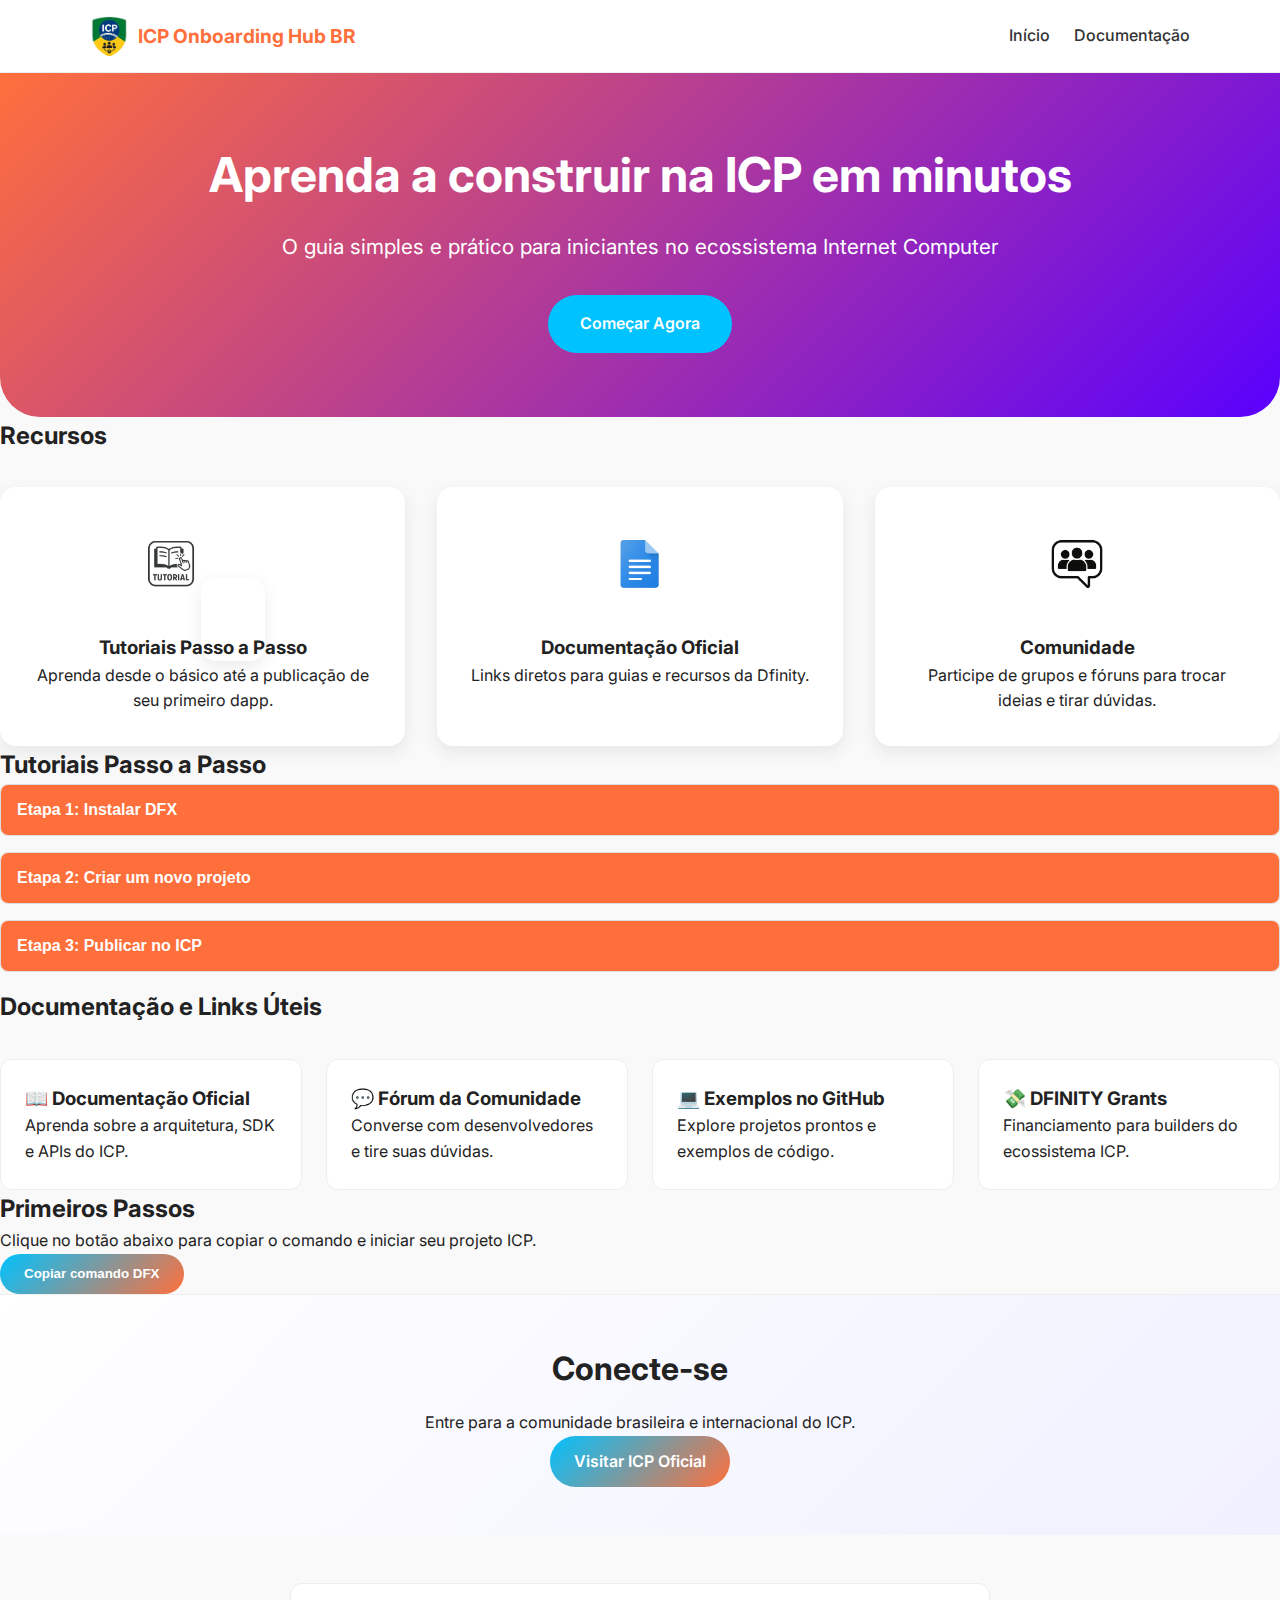
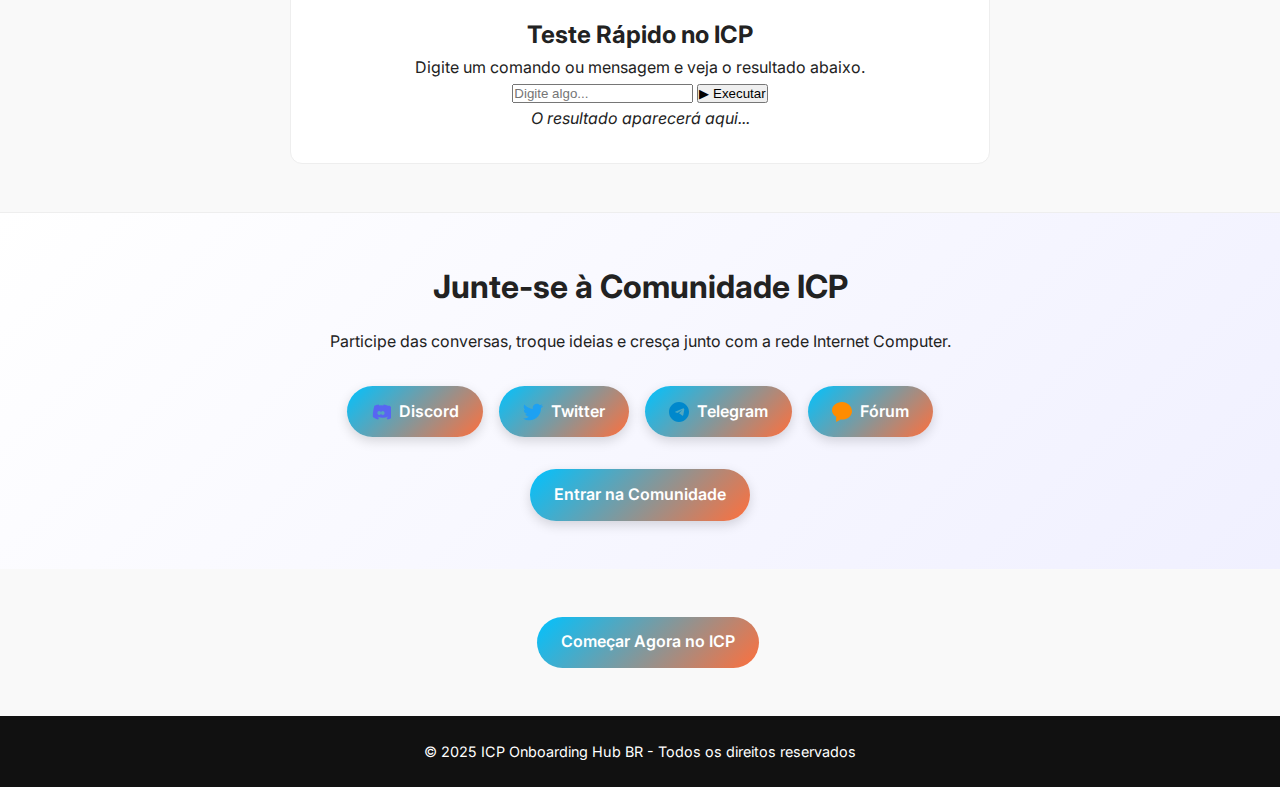
<file: index.html>
<!DOCTYPE html>
<html lang="pt-BR">
<head>
  <meta charset="UTF-8">
  <meta name="viewport" content="width=device-width, initial-scale=1.0">
  <title>ICP Onboarding Hub BR</title>
  <link rel="stylesheet" href="style.css">
  <script src="script.js" defer></script>

</head>
<body>
  
  <!-- Header -->
 <header class="site-header">
  <div class="container header-inner">
    <a class="logo" href="index.html">
      <img src="assets/logo.png" alt="Logo ICP" style="height:40px;">
      ICP Onboarding Hub BR
    </a>

    <nav>
      <ul class="menu">
        <li><a href="index.html">Início</a></li>
        
        <li><a href="documentacao.html">Documentação</a></li>
      </ul>
    </nav>
  </div>
</header>


  <!-- Hero Section -->
  <section id="inicio" class="hero">
    <h1>Aprenda a construir na ICP em minutos</h1>
    <p>O guia simples e prático para iniciantes no ecossistema Internet Computer</p>
    <a href="#tutoriais" class="btn">Começar Agora</a>
  </section>

  <!-- Recursos -->
  <section id="tutoriais" class="recursos">
    <h2>Recursos</h2>
    <div class="cards">
      <div class="card">
        <img src="assets/tutorial-icon.png" alt="Tutoriais"width="30" height="30">
        <a href="tutoriais.html" class="card"></a>
        <h3>Tutoriais Passo a Passo</h3>
        <p>Aprenda desde o básico até a publicação de seu primeiro dapp.</p>

      </div>
      <div class="card">
        <img src="assets/docs-icon.png" alt="Documentação"wwidth="30" height="30">
        <h3>Documentação Oficial</h3>
        <p>Links diretos para guias e recursos da Dfinity.</p>
      </div>
      <div class="card">
        <img src="assets/community-icon.png" alt="Comunidade"width="30" height="30">
        <h3>Comunidade</h3>
        <p>Participe de grupos e fóruns para trocar ideias e tirar dúvidas.</p>
      </div>
    </div>
  </section>

<script src="script.js" defer></script>

<section class="tutoriais">
  <h2> Tutoriais Passo a Passo</h2>

  <div class="acordeao">
    <button class="acordeao-titulo">Etapa 1: Instalar DFX</button>
    <div class="acordeao-conteudo">
      <a href="tutoriais.html#primeiros-passos" class="btn">Etapa 1</a>
      <p>Execute o comando abaixo para instalar o DFX no seu computador:</p>
      <code>sh -ci "$(curl -fsSL https://internetcomputer.org/install.sh)"</code>
      <button class="btn-copiar" data-comando='sh -ci "$(curl -fsSL https://internetcomputer.org/install.sh)"'>📋 Copiar comando</button>
    </div>
  </div>

  <div class="acordeao">
    <button class="acordeao-titulo">Etapa 2: Criar um novo projeto</button>
    <div class="acordeao-conteudo">
      <a href="tutoriais.html#criar-projeto" class="btn">Etapa 2</a>
      <p>Use este comando para criar um novo projeto no ICP:</p>
      <code>dfx new meu_projeto</code>
      <button class="btn-copiar" data-comando="dfx new meu_projeto">📋 Copiar comando</button>
    </div>
  </div>

  <div class="acordeao">
    <button class="acordeao-titulo">Etapa 3: Publicar no ICP</button>
    <div class="acordeao-conteudo">
      <a href="tutoriais.html#publicar-icp" class="btn">Etapa 3</a>
      <p>Após criar seu projeto, use este comando para publicar:</p>
      <code>dfx deploy</code>
      <button class="btn-copiar" data-comando="dfx deploy">📋 Copiar comando</button>
    </div>
  </div>
</section>

<section class="documentacao">
  <h2> Documentação e Links Úteis</h2>
  <div class="cards-docs">
    <a href="https://internetcomputer.org/docs/current/home" target="_blank" class="card-doc">
      <h3>📖 Documentação Oficial</h3>
      <p>Aprenda sobre a arquitetura, SDK e APIs do ICP.</p>
    </a>
    <a href="https://forum.dfinity.org/" target="_blank" class="card-doc">
      <h3>💬 Fórum da Comunidade</h3>
      <p>Converse com desenvolvedores e tire suas dúvidas.</p>
    </a>
    <a href="https://github.com/dfinity/examples" target="_blank" class="card-doc">
      <h3>💻 Exemplos no GitHub</h3>
      <p>Explore projetos prontos e exemplos de código.</p>
    </a>
    <a href="https://dfinity.org/grants" target="_blank" class="card-doc">
  <h3>💸 DFINITY Grants</h3>
  <p>Financiamento para builders do ecossistema ICP.</p>
  </a>

  </div>
</section>

<section class="tutorial">
  <h2>Primeiros Passos</h2>
  <p>Clique no botão abaixo para copiar o comando e iniciar seu projeto ICP.</p>
  <button class="btn-copiar" data-comando='sh -ci "$(curl -fsSL https://internetcomputer.org/install.sh)"'>
     Copiar comando DFX
  </button>
</section>

<!-- O script fica no final do body -->
<script src="script.js"></script>


  <!-- Comunidade -->
  <section id="comunidade" class="comunidade">
    <h2>Conecte-se</h2>
    <p>Entre para a comunidade brasileira e internacional do ICP.</p>
    <a href="https://dfinity.org/" target="_blank" class="btn">Visitar ICP Oficial</a>
  </section>
  <!-- (simulação) -->
<section class="playground">
  <h2> Teste Rápido no ICP</h2>
  <p>Digite um comando ou mensagem e veja o resultado abaixo.</p>

  <input type="text" id="entrada-playground" placeholder="Digite algo...">
  <button id="executar-playground">▶ Executar</button>

  <div id="saida-playground" class="saida">
    <em>O resultado aparecerá aqui...</em>
  </div>
</section>

<section class="comunidade">
  <h2>Junte-se à Comunidade ICP</h2>
  <p>Participe das conversas, troque ideias e cresça junto com a rede Internet Computer.</p>
  
  <div class="links-comunidade">
    <a href="https://discord.gg/ZpKXjKp" target="_blank" class="btn-comunidade">
      <svg xmlns="http://www.w3.org/2000/svg" width="20" height="20" fill="#5865F2" viewBox="0 0 24 24">
        <path d="M20.317 4.369a19.791 19.791 0 0 0-4.885-1.515.07.07 0 0 0-.073.035c-.211.375-.444.864-.608 1.249a17.153 17.153 0 0 0-5.082 0 12.43 12.43 0 0 0-.617-1.249.077.077 0 0 0-.073-.035 19.736 19.736 0 0 0-4.885 1.515.064.064 0 0 0-.03.025C2.82 9.045 1.958 13.58 2.28 18.061a.082.082 0 0 0 .031.057 19.9 19.9 0 0 0 5.993 3.031.077.077 0 0 0 .084-.027c.461-.63.873-1.295 1.226-1.994a.076.076 0 0 0-.041-.104 13.107 13.107 0 0 1-1.872-.892.077.077 0 0 1-.008-.128c.126-.094.252-.192.372-.291a.07.07 0 0 1 .073-.01c3.927 1.793 8.18 1.793 12.061 0a.07.07 0 0 1 .073.009c.12.099.246.198.373.292a.077.077 0 0 1-.007.128 12.64 12.64 0 0 1-1.873.891.077.077 0 0 0-.041.105c.36.699.772 1.363 1.225 1.993a.076.076 0 0 0 .084.028 19.876 19.876 0 0 0 6.002-3.03.077.077 0 0 0 .031-.056c.5-6.901-.838-11.403-3.548-13.667a.06.06 0 0 0-.031-.025ZM9.872 15.726c-1.182 0-2.157-1.085-2.157-2.419 0-1.333.955-2.419 2.157-2.419 1.212 0 2.177 1.095 2.157 2.419 0 1.334-.955 2.419-2.157 2.419Zm4.263 0c-1.182 0-2.157-1.085-2.157-2.419 0-1.333.955-2.419 2.157-2.419 1.212 0 2.177 1.095 2.157 2.419 0 1.334-.945 2.419-2.157 2.419Z"/>
      </svg>
      Discord
    </a>

    <a href="https://twitter.com/dfinity" target="_blank" class="btn-comunidade">
      <svg xmlns="http://www.w3.org/2000/svg" width="20" height="20" fill="#1DA1F2" viewBox="0 0 24 24">
        <path d="M23.953 4.57a10.004 10.004 0 0 1-2.825.775 4.932 4.932 0 0 0 2.165-2.723c-.95.555-2.005.96-3.127 1.184a4.92 4.92 0 0 0-8.384 4.482A13.978 13.978 0 0 1 1.671 3.149 4.822 4.822 0 0 0 3.195 9.86a4.902 4.902 0 0 1-2.229-.616v.06a4.926 4.926 0 0 0 3.946 4.827 4.996 4.996 0 0 1-2.224.084 4.93 4.93 0 0 0 4.604 3.417 9.868 9.868 0 0 1-6.102 2.104c-.396 0-.788-.023-1.175-.069a13.978 13.978 0 0 0 7.548 2.209c9.142 0 14.307-7.721 13.995-14.646a9.935 9.935 0 0 0 2.457-2.548Z"/>
      </svg>
      Twitter
    <!-- Telegram -->
<a href="https://t.me/Official_ICP" target="_blank" class="btn-comunidade">
  <svg xmlns="http://www.w3.org/2000/svg" width="20" height="20" fill="#0088cc" viewBox="0 0 24 24">
    <path d="M12 0C5.373 0 0 5.373 0 12c0 6.628 5.373 12 12 12s12-5.372 12-12c0-6.627-5.373-12-12-12zm5.64 7.905c.107-.004.216.02.312.073a.624.624 0 0 1 .318.49c.034.238.059.568.006.963-.182 1.354-.782 4.644-1.106 6.15-.137.624-.407.835-.668.858-.568.053-1-.375-1.55-.734-.865-.568-1.355-.922-2.191-1.478-.967-.639-.34-.991.214-1.559.147-.153 2.677-2.45 2.724-2.659.006-.027.012-.127-.047-.18-.06-.053-.148-.035-.212-.021-.091.021-1.541.978-4.353 2.854-.412.283-.782.421-1.112.414-.366-.008-1.073-.207-1.598-.379-.644-.21-1.155-.322-1.11-.68.023-.182.273-.369.751-.563 2.942-1.281 4.904-2.127 5.885-2.523 2.805-1.167 3.385-1.372 3.764-1.387z"/>
  </svg>
  Telegram
</a>


    <a href="https://forum.dfinity.org/" target="_blank" class="btn-comunidade">
      <svg xmlns="http://www.w3.org/2000/svg" width="20" height="20" fill="#ff8c00" viewBox="0 0 24 24">
        <path d="M12 0C5.37 0 0 4.48 0 10c0 3.14 1.94 5.96 5 7.74V24l5.37-3.1c.54.07 1.09.1 1.63.1 6.63 0 12-4.48 12-10S18.63 0 12 0Z"/>
      </svg>
      Fórum
    </a>
  </div>

  <a href="https://discord.gg/ZpKXjKp" target="_blank" class="botao-principal">
    Entrar na Comunidade
  </a>
</section>


<!-- Call to Action -->
<div class="cta-fixed">
  <a href="#comecar" class="cta-button"> </a>
  <a href="tutoriais.html#primeiros-passos" class="btn btn-fixed">Começar Agora no ICP</a>

</div>



  <!-- Footer -->
  <footer>
    <p>© 2025 ICP Onboarding Hub BR - Todos os direitos reservados</p>
    
  </footer>

  <script src="script.js"></script>
</body>
</html>
</file>
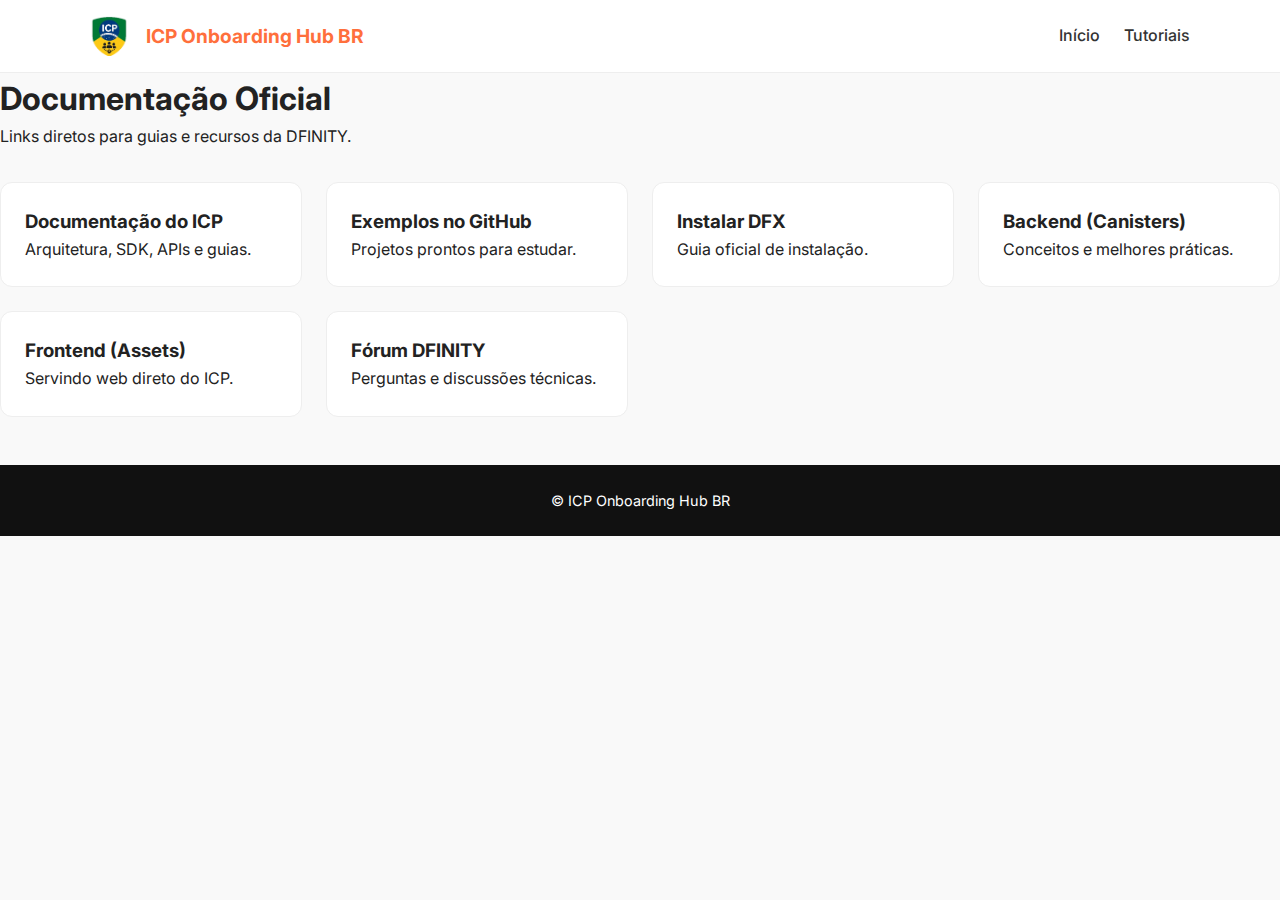
<file: documentacao.html>
<!DOCTYPE html>
<html lang="pt-BR">
<head>
  <meta charset="UTF-8" />
  <title>Documentação Oficial — ICP Hub BR</title>
  <meta name="viewport" content="width=device-width, initial-scale=1" />
  <link rel="stylesheet" href="style.css" />
  <script src="script.js" defer></script>

</head>
<body>
  <header class="site-header">
    <div class="container header-inner">
      <a class="logo" href="index.html">
      <img src="assets/logo.png" alt="Logo ICP" style="height:40px; vertical-align:middle; margin-right:8px;">
        ICP Onboarding Hub BR
       </a>

      <nav>
        <ul class="menu">
          <li><a href="index.html">Início</a></li>
          <li><a href="tutoriais.html">Tutoriais</a></li>
        </ul>
      </nav>
    </div>
  </header>

  <main class="container">
    <h1>Documentação Oficial</h1>
    <p class="lead">Links diretos para guias e recursos da DFINITY.</p>

    <div class="cards-docs">
      <a href="https://internetcomputer.org/docs/current/home" target="_blank" class="card-doc">
        <h3>Documentação do ICP</h3>
        <p>Arquitetura, SDK, APIs e guias.</p>
      </a>
      <a href="https://github.com/dfinity/examples" target="_blank" class="card-doc">
        <h3>Exemplos no GitHub</h3>
        <p>Projetos prontos para estudar.</p>
      </a>
      <a href="https://internetcomputer.org/docs/current/developer-docs/setup/install/" target="_blank" class="card-doc">
        <h3>Instalar DFX</h3>
        <p>Guia oficial de instalação.</p>
      </a>
      <a href="https://internetcomputer.org/docs/current/developer-docs/backend/overview/" target="_blank" class="card-doc">
        <h3>Backend (Canisters)</h3>
        <p>Conceitos e melhores práticas.</p>
      </a>
      <a href="https://internetcomputer.org/docs/current/developer-docs/frontend/overview/" target="_blank" class="card-doc">
        <h3>Frontend (Assets)</h3>
        <p>Servindo web direto do ICP.</p>
      </a>
      <a href="https://forum.dfinity.org/" target="_blank" class="card-doc">
        <h3>Fórum DFINITY</h3>
        <p>Perguntas e discussões técnicas.</p>
      </a>
    </div>
  </main>

  <footer class="site-footer">
    <div class="container">© ICP Onboarding Hub BR</div>
  </footer>
</body>
</html>
</file>
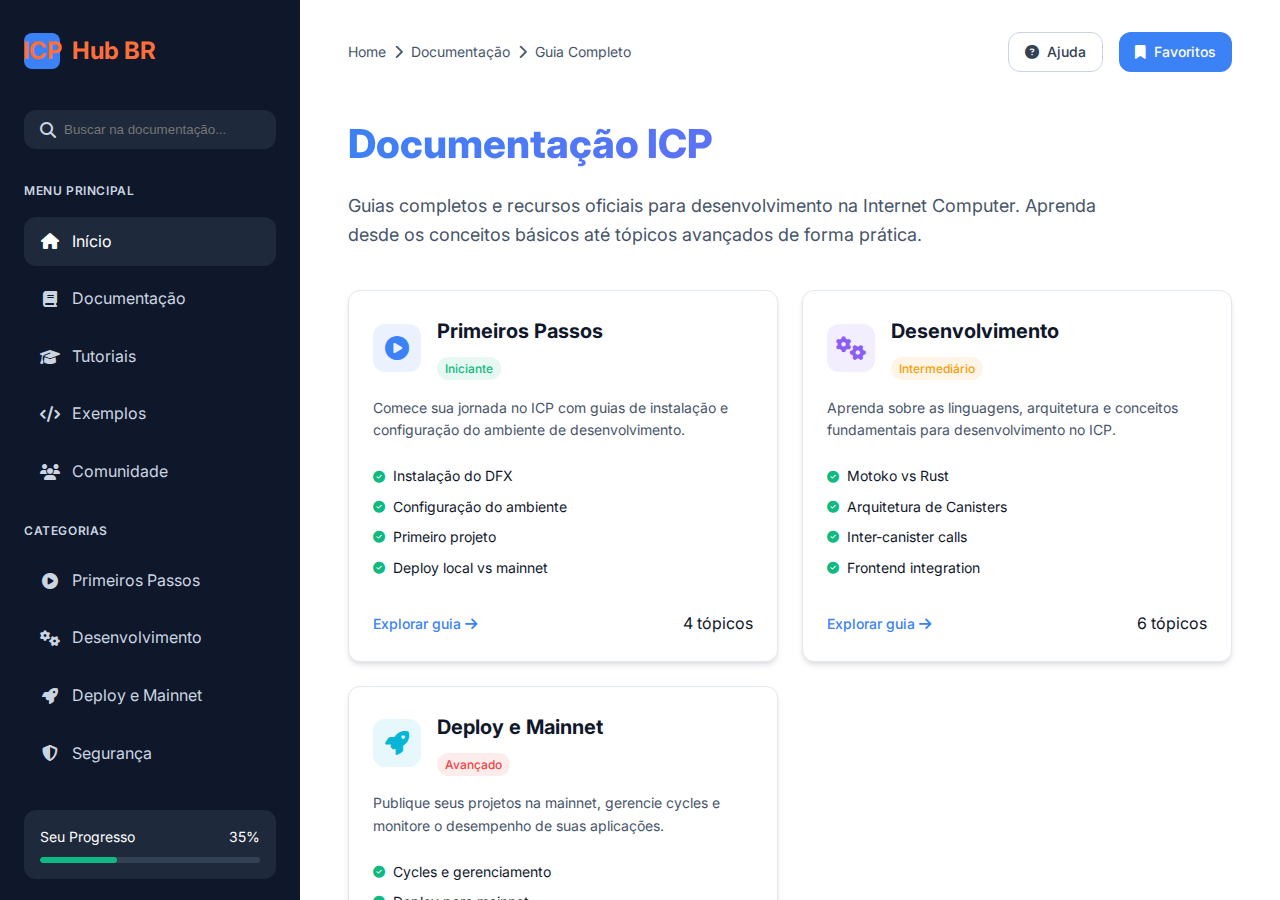
<file: DocumentaçãoRegionalAtualizado.html>
<!DOCTYPE html>
<html lang="pt-BR">
<head>
    <link rel="stylesheet" href="style.css">

    <meta charset="UTF-8">
    <meta name="viewport" content="width=device-width, initial-scale=1.0">
    <title>Documentação ICP - ICP Hub BR</title>
    <link rel="stylesheet" href="https://cdnjs.cloudflare.com/ajax/libs/font-awesome/6.4.0/css/all.min.css">
    <style>
        :root {
            --primary: #3B82F6;
            --primary-dark: #2563EB;
            --secondary: #8B5CF6;
            --accent: #06B6D4;
            --light: #F8FAFC;
            --dark: #0F172A;
            --gray-100: #F1F5F9;
            --gray-200: #E2E8F0;
            --gray-300: #CBD5E1;
            --gray-600: #475569;
            --gray-700: #334155;
            --gray-800: #1E293B;
            --success: #10B981;
            --warning: #F59E0B;
            --error: #EF4444;
            --border-radius: 12px;
            --shadow-sm: 0 1px 2px 0 rgba(0, 0, 0, 0.05);
            --shadow: 0 4px 6px -1px rgba(0, 0, 0, 0.1), 0 2px 4px -1px rgba(0, 0, 0, 0.06);
            --shadow-lg: 0 10px 15px -3px rgba(0, 0, 0, 0.1), 0 4px 6px -2px rgba(0, 0, 0, 0.05);
            --transition: all 0.3s ease;
        }

        * {
            margin: 0;
            padding: 0;
            box-sizing: border-box;
        }

        body {
            font-family: 'Inter', -apple-system, BlinkMacSystemFont, sans-serif;
            background: linear-gradient(135deg, #F8FAFC 0%, #F1F5F9 100%);
            color: var(--dark);
            line-height: 1.6;
            min-height: 100vh;
        }

        .container {
            display: grid;
            grid-template-columns: 300px 1fr;
            max-width: 1400px;
            margin: 0 auto;
            background: white;
            box-shadow: var(--shadow-lg);
            min-height: 100vh;
        }

        /* Sidebar Navigation */
        .sidebar {
            background: var(--dark);
            color: white;
            padding: 2rem 1.5rem;
            position: sticky;
            top: 0;
            height: 100vh;
            overflow-y: auto;
        }

        .logo {
            display: flex;
            align-items: center;
            gap: 0.75rem;
            margin-bottom: 2.5rem;
            font-weight: 700;
            font-size: 1.5rem;
        }

        .logo-icon {
            background: var(--primary);
            width: 36px;
            height: 36px;
            border-radius: 8px;
            display: flex;
            align-items: center;
            justify-content: center;
        }

        .search-box {
            position: relative;
            margin-bottom: 2rem;
        }

        .search-input {
            width: 100%;
            padding: 0.75rem 1rem 0.75rem 2.5rem;
            border-radius: var(--border-radius);
            border: none;
            background: var(--gray-800);
            color: white;
        }

        .search-icon {
            position: absolute;
            left: 1rem;
            top: 50%;
            transform: translateY(-50%);
            color: var(--gray-300);
        }

        .nav-title {
            text-transform: uppercase;
            font-size: 0.75rem;
            font-weight: 600;
            color: var(--gray-300);
            margin: 1.5rem 0 1rem;
            letter-spacing: 0.05em;
        }

        .nav-list {
            list-style: none;
        }

        .nav-item {
            margin-bottom: 0.5rem;
        }

        .nav-link {
            display: flex;
            align-items: center;
            padding: 0.75rem 1rem;
            color: var(--gray-300);
            text-decoration: none;
            border-radius: var(--border-radius);
            transition: var(--transition);
        }

        .nav-link:hover, .nav-link.active {
            background: var(--gray-800);
            color: white;
        }

        .nav-link i {
            margin-right: 0.75rem;
            width: 20px;
            text-align: center;
        }

        .progress-section {
            margin-top: 2rem;
            padding: 1rem;
            background: var(--gray-800);
            border-radius: var(--border-radius);
        }

        .progress-text {
            display: flex;
            justify-content: space-between;
            margin-bottom: 0.5rem;
            font-size: 0.875rem;
        }

        .progress-bar {
            height: 6px;
            background: var(--gray-700);
            border-radius: 3px;
            overflow: hidden;
        }

        .progress-fill {
            height: 100%;
            background: var(--success);
            width: 35%;
            border-radius: 3px;
        }

        /* Main Content */
        .main-content {
            padding: 2rem 3rem;
            overflow-y: auto;
            max-height: 100vh;
        }

        .header {
            display: flex;
            justify-content: space-between;
            align-items: center;
            margin-bottom: 2.5rem;
        }

        .breadcrumb {
            display: flex;
            align-items: center;
            gap: 0.5rem;
            color: var(--gray-600);
            font-size: 0.875rem;
        }

        .breadcrumb a {
            color: var(--gray-600);
            text-decoration: none;
        }

        .breadcrumb a:hover {
            color: var(--primary);
        }

        .user-actions {
            display: flex;
            gap: 1rem;
        }

        .btn {
            padding: 0.5rem 1rem;
            border-radius: var(--border-radius);
            font-weight: 500;
            text-decoration: none;
            display: inline-flex;
            align-items: center;
            gap: 0.5rem;
            transition: var(--transition);
            font-size: 0.875rem;
        }

        .btn-outline {
            border: 1px solid var(--gray-300);
            color: var(--gray-700);
            background: white;
        }

        .btn-outline:hover {
            border-color: var(--primary);
            color: var(--primary);
        }

        .btn-primary {
            background: var(--primary);
            color: white;
        }

        .btn-primary:hover {
            background: var(--primary-dark);
            transform: translateY(-2px);
            box-shadow: var(--shadow);
        }

        .page-title {
            font-size: 2.5rem;
            font-weight: 800;
            margin-bottom: 1rem;
            background: linear-gradient(135deg, var(--primary) 0%, var(--secondary) 100%);
            -webkit-background-clip: text;
            background-clip: text;
            color: transparent;
        }

        .page-description {
            font-size: 1.125rem;
            color: var(--gray-600);
            margin-bottom: 2.5rem;
            max-width: 800px;
        }

        .docs-grid {
            display: grid;
            grid-template-columns: repeat(auto-fill, minmax(300px, 1fr));
            gap: 1.5rem;
            margin-bottom: 3rem;
        }

        .docs-card {
            background: white;
            border-radius: var(--border-radius);
            padding: 1.5rem;
            box-shadow: var(--shadow);
            transition: var(--transition);
            border: 1px solid var(--gray-200);
            height: 100%;
            display: flex;
            flex-direction: column;
        }

        .docs-card:hover {
            transform: translateY(-5px);
            box-shadow: var(--shadow-lg);
        }

        .docs-card-header {
            display: flex;
            align-items: center;
            margin-bottom: 1rem;
        }

        .docs-card-icon {
            width: 48px;
            height: 48px;
            border-radius: 12px;
            display: flex;
            align-items: center;
            justify-content: center;
            margin-right: 1rem;
            font-size: 1.5rem;
        }

        .icon-bg-1 {
            background: rgba(59, 130, 246, 0.1);
            color: var(--primary);
        }

        .icon-bg-2 {
            background: rgba(139, 92, 246, 0.1);
            color: var(--secondary);
        }

        .icon-bg-3 {
            background: rgba(6, 182, 212, 0.1);
            color: var(--accent);
        }

        .docs-card-title {
            font-size: 1.25rem;
            font-weight: 700;
            margin-bottom: 0.5rem;
        }

        .docs-card-description {
            color: var(--gray-600);
            font-size: 0.875rem;
            margin-bottom: 1.5rem;
            flex-grow: 1;
        }

        .docs-card-list {
            list-style: none;
            margin-bottom: 1.5rem;
        }

        .docs-card-list li {
            display: flex;
            align-items: center;
            margin-bottom: 0.5rem;
            font-size: 0.875rem;
        }

        .docs-card-list li i {
            color: var(--success);
            margin-right: 0.5rem;
            font-size: 0.75rem;
        }

        .docs-card-cta {
            margin-top: auto;
            display: flex;
            justify-content: space-between;
            align-items: center;
        }

        .card-link {
            color: var(--primary);
            text-decoration: none;
            font-weight: 500;
            font-size: 0.875rem;
            display: flex;
            align-items: center;
            gap: 0.25rem;
        }

        .card-link:hover {
            text-decoration: underline;
        }

        .status-badge {
            padding: 0.25rem 0.5rem;
            border-radius: 100px;
            font-size: 0.75rem;
            font-weight: 500;
        }

        .status-badge.beginner {
            background: rgba(16, 185, 129, 0.1);
            color: var(--success);
        }

        .status-badge.intermediate {
            background: rgba(245, 158, 11, 0.1);
            color: var(--warning);
        }

        .status-badge.advanced {
            background: rgba(239, 68, 68, 0.1);
            color: var(--error);
        }

        .resources-section {
            background: var(--gray-100);
            border-radius: var(--border-radius);
            padding: 2rem;
            margin-bottom: 2rem;
        }

        .section-title {
            font-size: 1.5rem;
            font-weight: 700;
            margin-bottom: 1.5rem;
            color: var(--dark);
        }

        .resources-grid {
            display: grid;
            grid-template-columns: repeat(auto-fill, minmax(250px, 1fr));
            gap: 1rem;
        }

        .resource-item {
            display: flex;
            align-items: center;
            padding: 1rem;
            background: white;
            border-radius: var(--border-radius);
            box-shadow: var(--shadow-sm);
            transition: var(--transition);
        }

        .resource-item:hover {
            box-shadow: var(--shadow);
            transform: translateY(-2px);
        }

        .resource-icon {
            width: 40px;
            height: 40px;
            border-radius: 8px;
            display: flex;
            align-items: center;
            justify-content: center;
            margin-right: 1rem;
            color: white;
            font-size: 1.25rem;
        }

        .icon-1 {
            background: var(--primary);
        }

        .icon-2 {
            background: var(--secondary);
        }

        .icon-3 {
            background: var(--accent);
        }

        .resource-text {
            flex-grow: 1;
        }

        .resource-title {
            font-weight: 600;
            font-size: 0.875rem;
        }

        .resource-desc {
            font-size: 0.75rem;
            color: var(--gray-600);
        }

        .help-section {
            text-align: center;
            padding: 3rem 2rem;
            background: linear-gradient(135deg, var(--primary) 0%, var(--secondary) 100%);
            border-radius: var(--border-radius);
            color: white;
        }

        .help-title {
            font-size: 1.5rem;
            font-weight: 700;
            margin-bottom: 1rem;
        }

        .help-text {
            margin-bottom: 2rem;
            opacity: 0.9;
        }

        .help-cta {
            background: white;
            color: var(--primary);
            padding: 0.75rem 1.5rem;
            border-radius: var(--border-radius);
            font-weight: 600;
            text-decoration: none;
            display: inline-block;
            transition: var(--transition);
        }

        .help-cta:hover {
            transform: translateY(-2px);
            box-shadow: 0 10px 25px -5px rgba(0, 0, 0, 0.2);
        }

        /* Responsividade */
        @media (max-width: 1024px) {
            .container {
                grid-template-columns: 1fr;
            }
            
            .sidebar {
                height: auto;
                position: relative;
                padding: 1.5rem;
            }
            
            .main-content {
                padding: 1.5rem;
            }
            
            .docs-grid {
                grid-template-columns: 1fr;
            }
        }

        @media (max-width: 768px) {
            .header {
                flex-direction: column;
                align-items: flex-start;
                gap: 1rem;
            }
            
            .user-actions {
                width: 100%;
                justify-content: space-between;
            }
            
            .page-title {
                font-size: 2rem;
            }
            
            .resources-grid {
                grid-template-columns: 1fr;
            }
        }
    </style>
</head>
<body>
    <div class="container">
        <!-- Sidebar Navigation -->
        <aside class="sidebar">
            <div class="logo">
                <div class="logo-icon">ICP</div>
                <span>Hub BR</span>
            </div>
            
            <div class="search-box">
                <i class="fas fa-search search-icon"></i>
                <input type="text" class="search-input" placeholder="Buscar na documentação...">
            </div>
            
            <h3 class="nav-title">Menu Principal</h3>
            <ul class="nav-list">
                <li class="nav-item">
                    <a href="#" class="nav-link active">
                        <i class="fas fa-home"></i>
                        Início
                    </a>
                </li>
                <li class="nav-item">
                    <a href="#" class="nav-link">
                        <i class="fas fa-book"></i>
                        Documentação
                    </a>
                </li>
                <li class="nav-item">
                    <a href="#" class="nav-link">
                        <i class="fas fa-graduation-cap"></i>
                        Tutoriais
                    </a>
                </li>
                <li class="nav-item">
                    <a href="#" class="nav-link">
                        <i class="fas fa-code"></i>
                        Exemplos
                    </a>
                </li>
                <li class="nav-item">
                    <a href="#" class="nav-link">
                        <i class="fas fa-users"></i>
                        Comunidade
                    </a>
                </li>
            </ul>
            
            <h3 class="nav-title">Categorias</h3>
            <ul class="nav-list">
                <li class="nav-item">
                    <a href="#" class="nav-link">
                        <i class="fas fa-play-circle"></i>
                        Primeiros Passos
                    </a>
                </li>
                <li class="nav-item">
                    <a href="#" class="nav-link">
                        <i class="fas fa-cogs"></i>
                        Desenvolvimento
                    </a>
                </li>
                <li class="nav-item">
                    <a href="#" class="nav-link">
                        <i class="fas fa-rocket"></i>
                        Deploy e Mainnet
                    </a>
                </li>
                <li class="nav-item">
                    <a href="#" class="nav-link">
                        <i class="fas fa-shield-alt"></i>
                        Segurança
                    </a>
                </li>
            </ul>
            
            <div class="progress-section">
                <div class="progress-text">
                    <span>Seu Progresso</span>
                    <span>35%</span>
                </div>
                <div class="progress-bar">
                    <div class="progress-fill"></div>
                </div>
            </div>
        </aside>
        
        <!-- Main Content -->
        <main class="main-content">
            <div class="header">
                <div class="breadcrumb">
                    <a href="#">Home</a> <i class="fas fa-chevron-right"></i>
                    <a href="#">Documentação</a> <i class="fas fa-chevron-right"></i>
                    <span>Guia Completo</span>
                </div>
                
                <div class="user-actions">
                    <a href="#" class="btn btn-outline">
                        <i class="fas fa-question-circle"></i>
                        Ajuda
                    </a>
                    <a href="#" class="btn btn-primary">
                        <i class="fas fa-bookmark"></i>
                        Favoritos
                    </a>
                </div>
            </div>
            
            <h1 class="page-title">Documentação ICP</h1>
            <p class="page-description">
                Guias completos e recursos oficiais para desenvolvimento na Internet Computer. 
                Aprenda desde os conceitos básicos até tópicos avançados de forma prática.
            </p>
            
            <div class="docs-grid">
                <div class="docs-card">
                    <div class="docs-card-header">
                        <div class="docs-card-icon icon-bg-1">
                            <i class="fas fa-play-circle"></i>
                        </div>
                        <div>
                            <h3 class="docs-card-title">Primeiros Passos</h3>
                            <span class="status-badge beginner">Iniciante</span>
                        </div>
                    </div>
                    <p class="docs-card-description">
                        Comece sua jornada no ICP com guias de instalação e configuração do ambiente de desenvolvimento.
                    </p>
                    <ul class="docs-card-list">
                        <li><i class="fas fa-check-circle"></i> Instalação do DFX</li>
                        <li><i class="fas fa-check-circle"></i> Configuração do ambiente</li>
                        <li><i class="fas fa-check-circle"></i> Primeiro projeto</li>
                        <li><i class="fas fa-check-circle"></i> Deploy local vs mainnet</li>
                    </ul>
                    <div class="docs-card-cta">
                        <a href="#" class="card-link">
                            Explorar guia
                            <i class="fas fa-arrow-right"></i>
                        </a>
                        <span>4 tópicos</span>
                    </div>
                </div>
                
                <div class="docs-card">
                    <div class="docs-card-header">
                        <div class="docs-card-icon icon-bg-2">
                            <i class="fas fa-cogs"></i>
                        </div>
                        <div>
                            <h3 class="docs-card-title">Desenvolvimento</h3>
                            <span class="status-badge intermediate">Intermediário</span>
                        </div>
                    </div>
                    <p class="docs-card-description">
                        Aprenda sobre as linguagens, arquitetura e conceitos fundamentais para desenvolvimento no ICP.
                    </p>
                    <ul class="docs-card-list">
                        <li><i class="fas fa-check-circle"></i> Motoko vs Rust</li>
                        <li><i class="fas fa-check-circle"></i> Arquitetura de Canisters</li>
                        <li><i class="fas fa-check-circle"></i> Inter-canister calls</li>
                        <li><i class="fas fa-check-circle"></i> Frontend integration</li>
                    </ul>
                    <div class="docs-card-cta">
                        <a href="#" class="card-link">
                            Explorar guia
                            <i class="fas fa-arrow-right"></i>
                        </a>
                        <span>6 tópicos</span>
                    </div>
                </div>
                
                <div class="docs-card">
                    <div class="docs-card-header">
                        <div class="docs-card-icon icon-bg-3">
                            <i class="fas fa-rocket"></i>
                        </div>
                        <div>
                            <h3 class="docs-card-title">Deploy e Mainnet</h3>
                            <span class="status-badge advanced">Avançado</span>
                        </div>
                    </div>
                    <p class="docs-card-description">
                        Publique seus projetos na mainnet, gerencie cycles e monitore o desempenho de suas aplicações.
                    </p>
                    <ul class="docs-card-list">
                        <li><i class="fas fa-check-circle"></i> Cycles e gerenciamento</li>
                        <li><i class="fas fa-check-circle"></i> Deploy para mainnet</li>
                        <li><i class="fas fa-check-circle"></i> Custom domains</li>
                        <li><i class="fas fa-check-circle"></i> Monitoramento e analytics</li>
                    </ul>
                    <div class="docs-card-cta">
                        <a href="#" class="card-link">
                            Explorar guia
                            <i class="fas fa-arrow-right"></i>
                        </a>
                        <span>5 tópicos</span>
                    </div>
                </div>
            </div>
            
            <div class="resources-section">
                <h2 class="section-title">Recursos Adicionais</h2>
                <div class="resources-grid">
                    <div class="resource-item">
                        <div class="resource-icon icon-1">
                            <i class="fas fa-book"></i>
                        </div>
                        <div class="resource-text">
                            <div class="resource-title">Documentação Oficial</div>
                            <div class="resource-desc">Arquitetura, SDK e APIs do ICP</div>
                        </div>
                    </div>
                    
                    <div class="resource-item">
                        <div class="resource-icon icon-2">
                            <i class="fas fa-comments"></i>
                        </div>
                        <div class="resource-text">
                            <div class="resource-title">Fórum da Comunidade</div>
                            <div class="resource-desc">Converse com outros desenvolvedores</div>
                        </div>
                    </div>
                    
                    <div class="resource-item">
                        <div class="resource-icon icon-3">
                            <i class="fab fa-github"></i>
                        </div>
                        <div class="resource-text">
                            <div class="resource-title">Exemplos no GitHub</div>
                            <div class="resource-desc">Projetos prontos e exemplos de código</div>
                        </div>
                    </div>
                </div>
            </div>
            
            <div class="help-section">
                <h2 class="help-title">Precisa de ajuda?</h2>
                <p class="help-text">
                    A comunidade ICP está sempre pronta para ajudar desenvolvedores
                </p>
                <a href="#" class="help-cta">
                    <i class="fas fa-question-circle"></i>
                    Fazer uma pergunta no fórum
                </a>
            </div>
        </main>
    </div>

    <script>
        // Simulação de funcionalidade de busca
        document.querySelector('.search-input').addEventListener('focus', function() {
            this.placeholder = 'Digite termos como "canisters", "deploy", "Motoko"...';
        });
        
        document.querySelector('.search-input').addEventListener('blur', function() {
            this.placeholder = 'Buscar na documentação...';
        });
        
        // Simulação de sistema de progresso
        const progressFill = document.querySelector('.progress-fill');
        let progress = 35;
        
        setInterval(() => {
            progress = progress < 80 ? progress + 5 : 35;
            progressFill.style.width = `${progress}%`;
            document.querySelector('.progress-text span:last-child').textContent = `${progress}%`;
        }, 3000);
    </script>
</body>
</html>
<script src="script.js"></script>
</file>
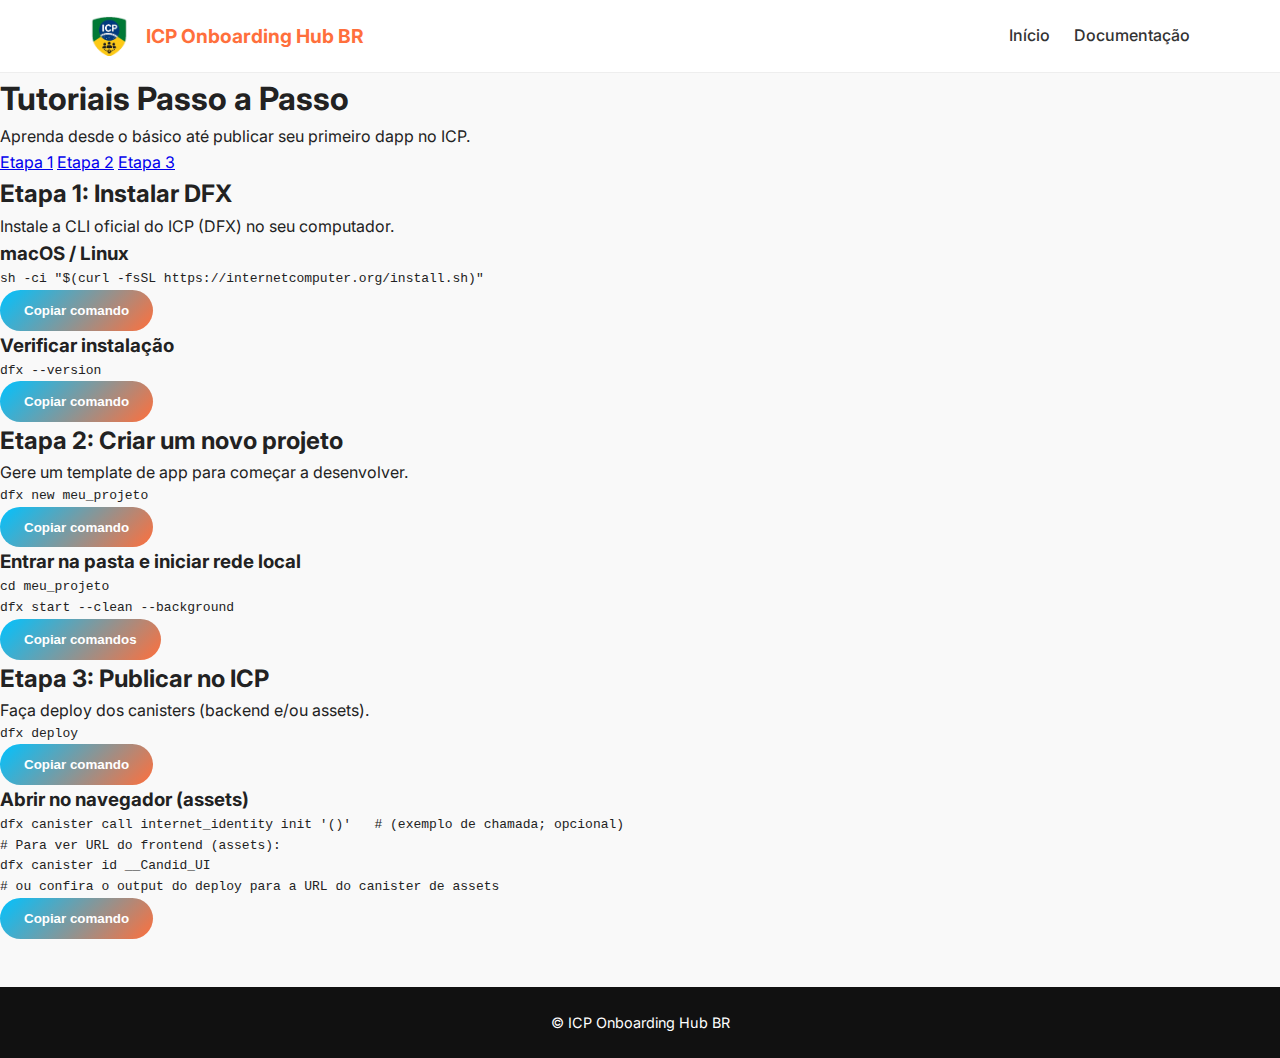
<file: tutoriais.html>
<!DOCTYPE html>
<html lang="pt-BR">
<head>
  <meta charset="UTF-8" />
  <title>Tutoriais Passo a Passo — ICP Hub BR</title>
  <meta name="viewport" content="width=device-width, initial-scale=1" />
  <link rel="stylesheet" href="style.css" />
  <script src="script.js" defer></script>

</head>
<body>
  <header class="site-header">
    <div class="container header-inner">
      <a class="logo" href="index.html">
      <img src="assets/logo.png" alt="Logo ICP" style="height:40px; vertical-align:middle; margin-right:8px;">
     ICP Onboarding Hub BR
</a>

      <nav>
        <ul class="menu">
          <li><a href="index.html">Início</a></li>
          <li><a href="documentacao.html">Documentação</a></li>
          
        </ul>
      </nav>
    </div>
  </header>

  <main class="container">
    <h1>Tutoriais Passo a Passo</h1>
    <p class="lead">Aprenda desde o básico até publicar seu primeiro dapp no ICP.</p>

    <nav class="subnav">
      <a href="#primeiros-passos">Etapa 1</a>
      <a href="#criar-projeto">Etapa 2</a>
      <a href="#publicar-icp">Etapa 3</a>
    </nav>

    <!-- ETAPA 1 -->
    <section id="primeiros-passos" class="step">
      <h2>Etapa 1: Instalar DFX</h2>
      <p>Instale a CLI oficial do ICP (DFX) no seu computador.</p>

      <h3>macOS / Linux</h3>
      <pre class="code"><code>sh -ci "$(curl -fsSL https://internetcomputer.org/install.sh)"</code></pre>
      <button class="btn-copiar" data-comando='sh -ci "$(curl -fsSL https://internetcomputer.org/install.sh)"'>Copiar comando</button>

      <h3>Verificar instalação</h3>
      <pre class="code"><code>dfx --version</code></pre>
      <button class="btn-copiar" data-comando="dfx --version">Copiar comando</button>
    </section>

    <!-- ETAPA 2 -->
    <section id="criar-projeto" class="step">
      <h2>Etapa 2: Criar um novo projeto</h2>
      <p>Gere um template de app para começar a desenvolver.</p>

      <pre class="code"><code>dfx new meu_projeto</code></pre>
      <button class="btn-copiar" data-comando="dfx new meu_projeto">Copiar comando</button>

      <h3>Entrar na pasta e iniciar rede local</h3>
      <pre class="code"><code>cd meu_projeto
dfx start --clean --background</code></pre>
      <button class="btn-copiar" data-comando="cd meu_projeto\ndfx start --clean --background">Copiar comandos</button>
    </section>

    <!-- ETAPA 3 -->
    <section id="publicar-icp" class="step">
      <h2>Etapa 3: Publicar no ICP</h2>
      <p>Faça deploy dos canisters (backend e/ou assets).</p>

      <pre class="code"><code>dfx deploy</code></pre>
      <button class="btn-copiar" data-comando="dfx deploy">Copiar comando</button>

      <h3>Abrir no navegador (assets)</h3>
      <pre class="code"><code>dfx canister call internet_identity init '()'   # (exemplo de chamada; opcional)
# Para ver URL do frontend (assets):
dfx canister id __Candid_UI
# ou confira o output do deploy para a URL do canister de assets</code></pre>
      <button class="btn-copiar" data-comando="dfx canister id __Candid_UI">Copiar comando</button>
    </section>

    
  </main>

  <footer class="site-footer">
    <div class="container">© ICP Onboarding Hub BR</div>
  </footer>

  <script src="script.js"></script>
</body>
</html>
</file>
<file: style.css>
/* Importa fonte moderna */
@import url('https://fonts.googleapis.com/css2?family=Inter:wght@400;600;700&display=swap');

/* Paleta de cores ICP */
:root {
  --color-primary: #ff6f3c; /* Laranja */
  --color-secondary: #5a00ff; /* Roxo */
  --color-accent: #00c2ff; /* Azul */
  --color-bg: #f9f9f9;
  --color-text: #222;
}

/* Reset */
* {
  margin: 0;
  padding: 0;
  box-sizing: border-box;
}

body {
  font-family: 'Inter', sans-serif;
  background: var(--color-bg);
  color: var(--color-text);
  line-height: 1.6;
}

/* Header */
.site-header {
  background: #fff;
  border-bottom: 1px solid #eee;
  padding: 1rem 0;
  position: sticky;
  top: 0;
  z-index: 1000;
}

.header-inner {
  max-width: 1100px;
  margin: 0 auto;
  display: flex;
  align-items: center;
  justify-content: space-between;
}

.logo {
  display: flex;
  align-items: center;
  gap: 10px;
  font-weight: 700;
  font-size: 1.2rem;
  color: var(--color-primary);
  text-decoration: none;
}

.menu {
  list-style: none;
  display: flex;
  gap: 24px;
}

.menu a {
  text-decoration: none;
  color: #333;
  font-weight: 500;
  transition: color 0.3s ease;
}
.menu a:hover {
  color: var(--color-primary);
}

/* Hero */
.hero {
  text-align: center;
  padding: 4rem 1rem;
  background: linear-gradient(135deg, var(--color-primary), var(--color-secondary));
  color: white;
  border-radius: 0 0 40px 40px;
}

.hero h1 {
  font-size: 2.5rem;
  margin-bottom: 1rem;
  font-weight: 700;
}
.hero p {
  font-size: 1.2rem;
  margin-bottom: 2rem;
}
.hero .btn {
  background: var(--color-accent);
  padding: 1rem 2rem;
  border-radius: 30px;
  font-weight: 600;
  font-size: 1rem;
}

/* Botões */
.btn, .btn-copiar {
  display: inline-block;
  background: linear-gradient(135deg, var(--color-accent), var(--color-primary));
  color: white;
  padding: 0.8rem 1.5rem;
  border-radius: 30px;
  text-decoration: none;
  font-weight: 600;
  transition: all 0.3s ease;
  cursor: pointer;
  border: none;
}
.btn:hover, .btn-copiar:hover {
  transform: translateY(-2px);
  opacity: 0.9;
}

/* Cards */
.cards {
  display: grid;
  grid-template-columns: repeat(auto-fit, minmax(260px, 1fr));
  gap: 2rem;
  margin-top: 2rem;
}
.card {
  background: #fff;
  border-radius: 16px;
  padding: 2rem;
  box-shadow: 0 6px 18px rgba(0,0,0,0.08);
  transition: transform 0.3s ease, box-shadow 0.3s ease;
  text-align: center;
}
.card:hover {
  transform: translateY(-6px);
  box-shadow: 0 12px 24px rgba(0,0,0,0.12);
}
.card img {
  width: 60px;
  height: auto; /* mantém proporção */
  margin-bottom: 1rem;
}


/* Acordeão */
.acordeao {
  border: 1px solid #ddd;
  border-radius: 8px;
  margin-bottom: 1rem;
  overflow: hidden;
}
.acordeao-titulo {
  background: var(--color-primary);
  color: white;
  padding: 1rem;
  font-size: 1rem;
  font-weight: 600;
  border: none;
  width: 100%;
  text-align: left;
  cursor: pointer;
  transition: background 0.3s;
}
.acordeao-titulo:hover {
  background: var(--color-secondary);
}
.acordeao-conteudo {
  display: none;
  padding: 1rem;
  background: #fff;
}

/* Documentação */
.cards-docs {
  display: grid;
  grid-template-columns: repeat(auto-fit, minmax(250px, 1fr));
  gap: 1.5rem;
  margin-top: 2rem;
}
.card-doc {
  background: white;
  padding: 1.5rem;
  border-radius: 12px;
  border: 1px solid #eee;
  text-decoration: none;
  color: inherit;
  transition: all 0.3s ease;
}
.card-doc:hover {
  border-color: var(--color-primary);
  transform: translateY(-4px);
  box-shadow: 0 8px 20px rgba(0,0,0,0.1);
}

/* Playground */
.playground {
  background: #fff;
  padding: 2rem;
  border-radius: 12px;
  border: 1px solid #eee;
  margin: 3rem auto;
  max-width: 700px;
  text-align: center;
}

/* Comunidade */
.comunidade {
  padding: 3rem 1rem;
  text-align: center;
  background: linear-gradient(135deg, #fff, #f0f0ff);
  border-top: 1px solid #eee;
}
.comunidade h2 {
  font-size: 2rem;
  margin-bottom: 1rem;
}
.links-comunidade {
  display: flex;
  justify-content: center;
  flex-wrap: wrap;
  gap: 1rem;
}

/* Footer */
footer {
  background: #111;
  color: #fff;
  text-align: center;
  padding: 1.5rem;
  margin-top: 3rem;
  font-size: 0.9rem;
}

/* Responsividade */
@media (min-width: 768px) {
  .hero h1 {
    font-size: 3rem;
  }
  .hero p {
    font-size: 1.3rem;
  }
}
.btn-comunidade,
.botao-principal {
  margin-top: 2rem;
  display: inline-flex;
  align-items: center;
  justify-content: center;
  gap: 0.5rem;
  background: linear-gradient(135deg, var(--color-accent), var(--color-primary));
  color: #fff;
  padding: 0.8rem 1.5rem;
  border-radius: 30px;
  font-weight: 600;
  text-decoration: none;
  transition: all 0.3s ease;
  box-shadow: 0 4px 12px rgba(0,0,0,0.15);
}

.btn-comunidade:hover,
.botao-principal:hover {
  transform: translateY(-2px);
  opacity: 0.9;
}
/* Centralizar botão fixo "Começar Agora no ICP" */
/* Botão CTA em bloco normal, centralizado */
.cta-fixed {
  margin: 3rem auto;
  display: flex;
  justify-content: center;
  gap: 1rem;
}
</file>
